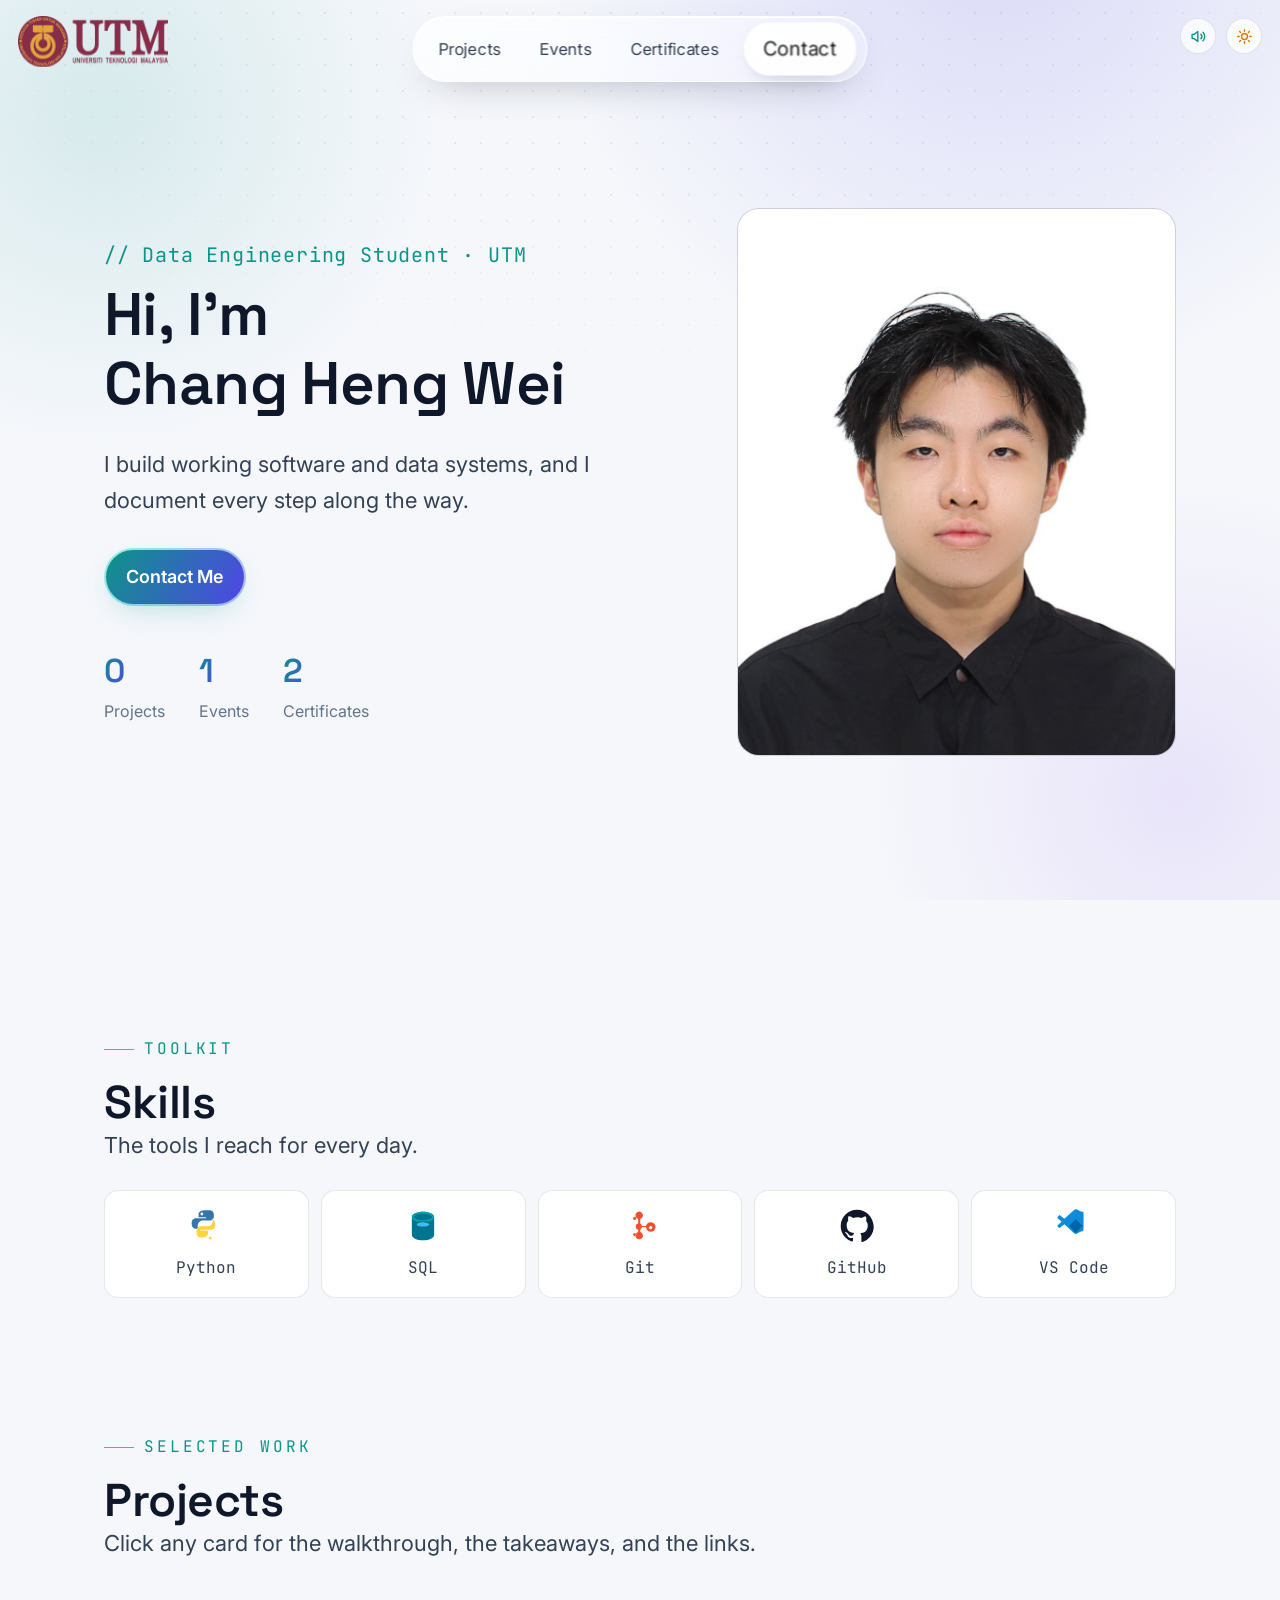
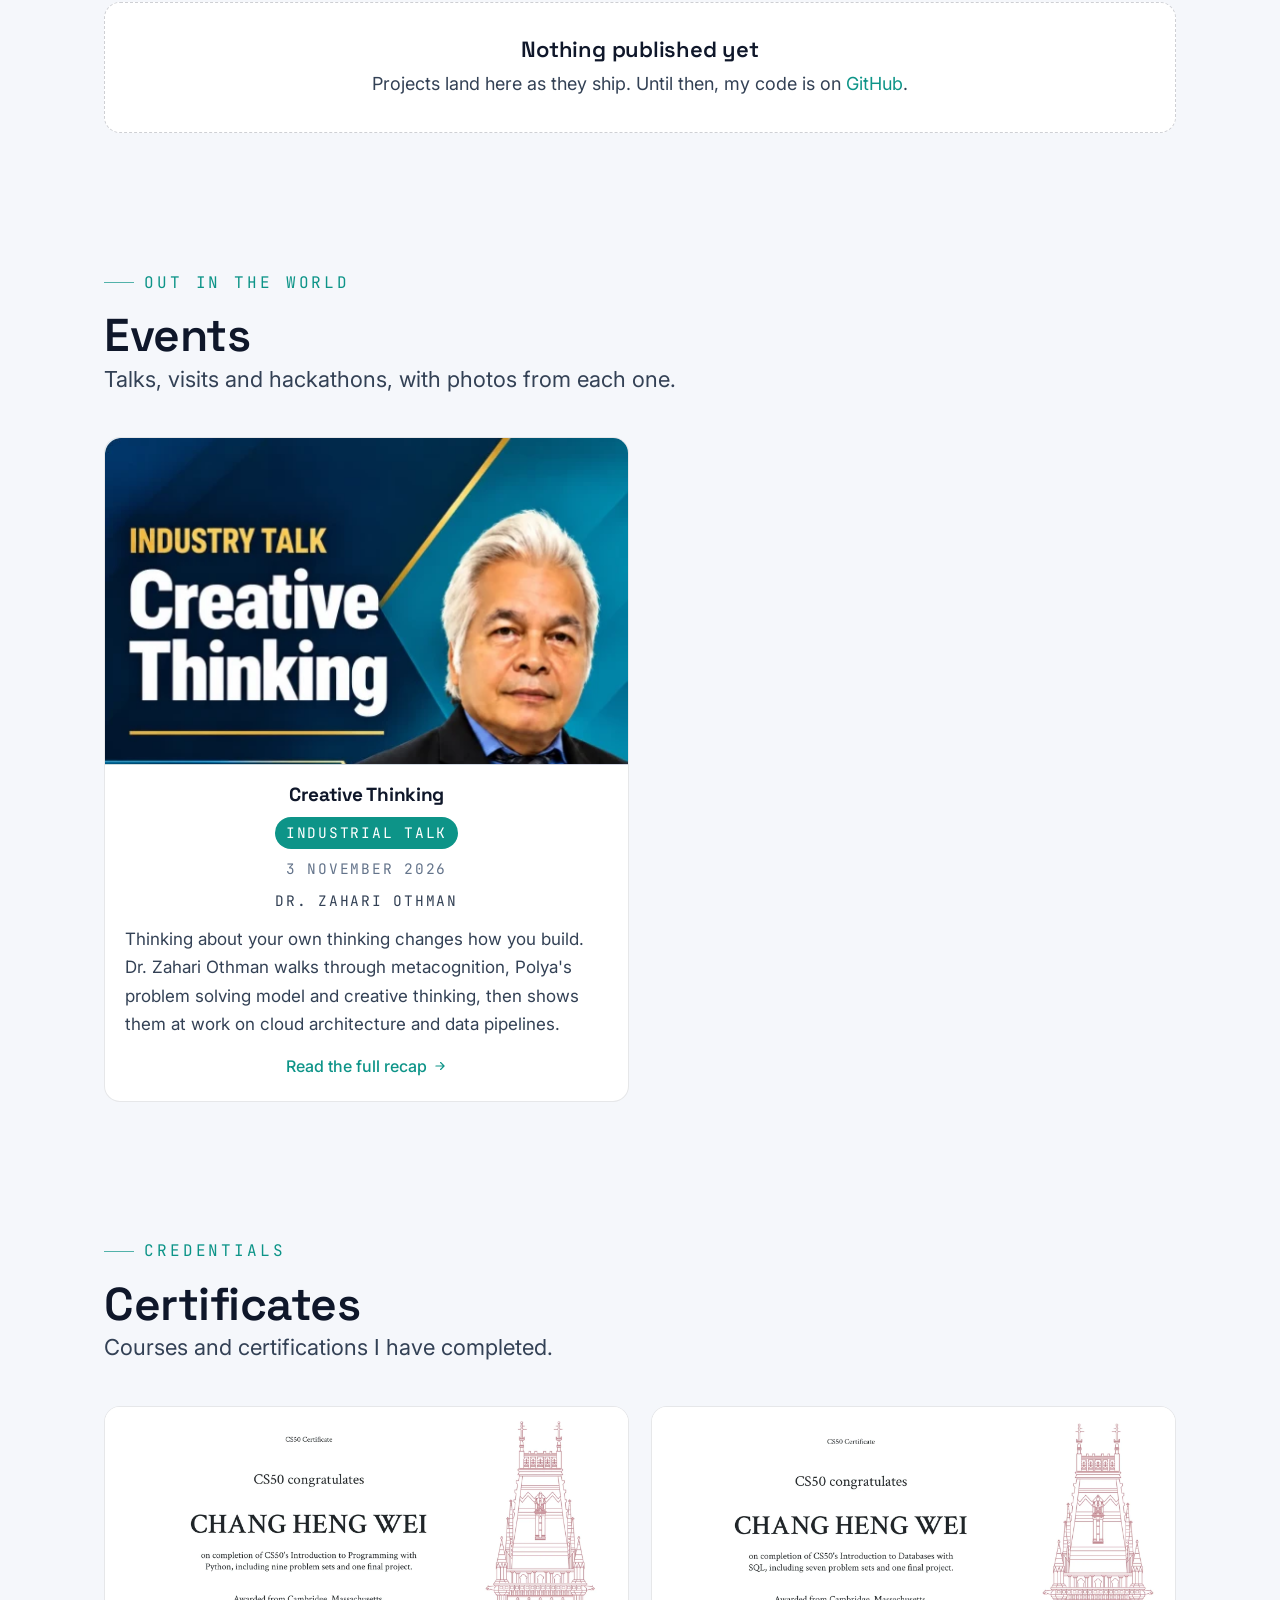
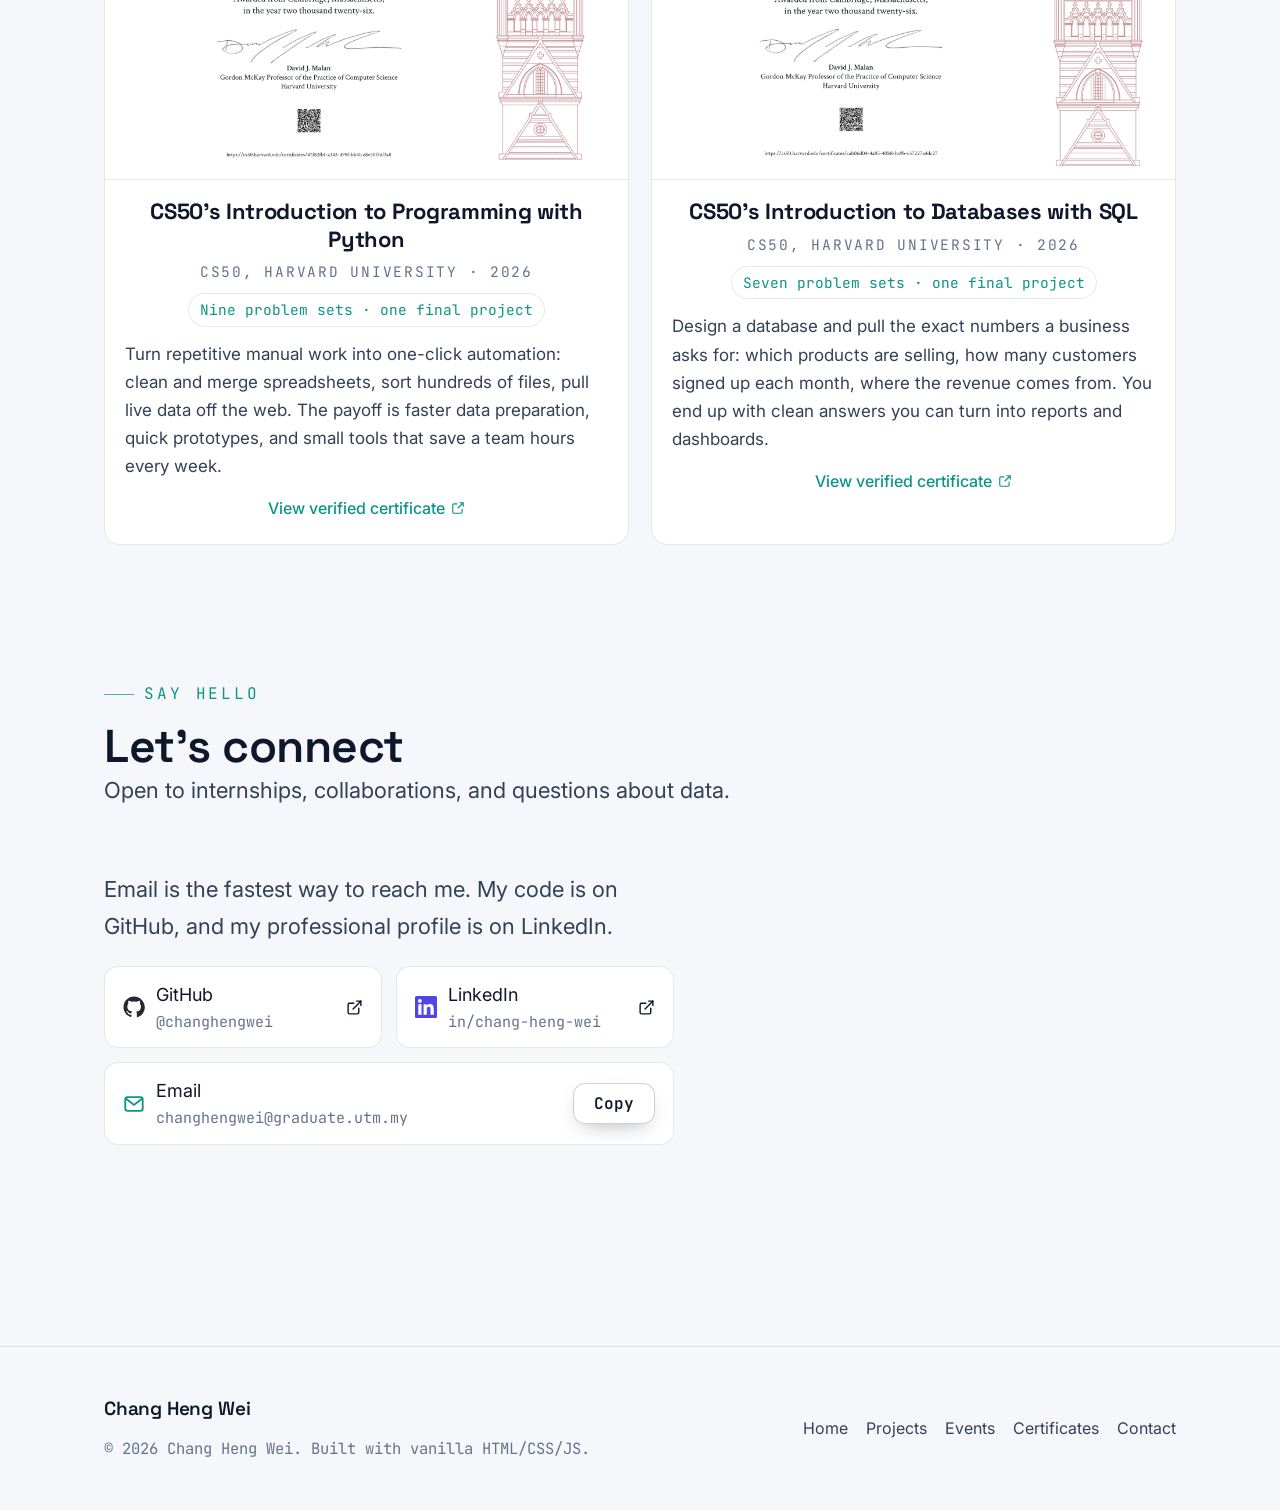
<file: index.html>
<!DOCTYPE html>
<html lang="en" data-theme="light">
<head>
  <meta charset="UTF-8" />
  <meta name="viewport" content="width=device-width, initial-scale=1.0" />
  <title>Chang Heng Wei — E-Portfolio</title>
  <meta name="description" content="Chang Heng Wei — Data Engineering student portfolio: projects, events, certificates and contact." />

  <meta property="og:title" content="Chang Heng Wei — E-Portfolio" />
  <meta property="og:description" content="Projects, events, certificates & contact of a Data Engineering student." />
  <meta property="og:type" content="website" />

  <link rel="preconnect" href="https://fonts.googleapis.com" />
  <link rel="preconnect" href="https://fonts.gstatic.com" crossorigin />
  <link href="https://fonts.googleapis.com/css2?family=Inter:wght@400;500;600;700&family=Space+Grotesk:wght@500;600;700&family=JetBrains+Mono:wght@400;500&display=swap" rel="stylesheet" />
  <link rel="stylesheet" href="assets/css/style.css" />
  <link rel="icon" href="assets/img/favicon.svg" type="image/svg+xml" />

  <!-- Light on the first visit; a saved dark choice still wins. -->
  <script>
    (function () {
      try {
        var t = localStorage.getItem("chw-theme");
        document.documentElement.setAttribute("data-theme", t === "dark" ? "dark" : "light");
      } catch (e) {}
    })();
  </script>
</head>
<body>
  <div class="bg-fx" aria-hidden="true"></div>

  <!-- UTM wordmark. The PNG already has a transparent background. -->
  <img class="utm-logo" src="assets/img/utm-logo.png" alt="Universiti Teknologi Malaysia" width="2560" height="867" />

  <!-- Top-right controls: music and theme -->
  <div class="top-controls">
    <button class="music-toggle" id="music-toggle" type="button" aria-pressed="true" aria-label="Music on. Click to turn off" title="Turn music off">
      <svg class="mt-on" viewBox="0 0 24 24" fill="none" stroke="currentColor" stroke-width="2" stroke-linecap="round" stroke-linejoin="round"><path d="M11 5 6 9H3v6h3l5 4V5z"/><path d="M15.4 8.8a4.6 4.6 0 0 1 0 6.4"/><path d="M18.3 6a8.5 8.5 0 0 1 0 12"/></svg>
      <svg class="mt-off" viewBox="0 0 24 24" fill="none" stroke="currentColor" stroke-width="2" stroke-linecap="round" stroke-linejoin="round"><path d="M11 5 6 9H3v6h3l5 4V5z"/><path d="m16 9 5 6M21 9l-5 6"/></svg>
    </button>

    <button class="theme-switch" id="theme-toggle" type="button" role="switch" aria-checked="false" aria-label="Dark mode off. Click to switch to dark mode" title="Switch to dark mode">
      <svg class="tt-sun" viewBox="0 0 24 24" fill="none" stroke="currentColor" stroke-width="2" stroke-linecap="round"><circle cx="12" cy="12" r="4.2"/><path d="M12 2.5v2M12 19.5v2M2.5 12h2M19.5 12h2M5.1 5.1l1.4 1.4M17.5 17.5l1.4 1.4M18.9 5.1l-1.4 1.4M6.5 17.5l-1.4 1.4"/></svg>
      <svg class="tt-moon" viewBox="0 0 24 24" fill="none" stroke="currentColor" stroke-width="2" stroke-linecap="round" stroke-linejoin="round"><path d="M20.5 14.6A8.5 8.5 0 1 1 9.4 3.5a6.8 6.8 0 0 0 11.1 11.1z"/></svg>
    </button>
  </div>

  <!-- Navbar -->
  <nav class="nav" aria-label="Primary">
    <div class="nav-links">
      <a data-anchor="projects">Projects</a>
      <a data-anchor="events">Events</a>
      <a data-anchor="certificates">Certificates</a>
      <a data-anchor="contact">Contact</a>
    </div>
  </nav>

  <!-- Hero -->
  <header class="hero" id="home">
    <div class="wrap hero-grid">
      <div class="reveal">
        <div class="role">// Data Engineering Student · UTM</div>
        <h1>Hi, I'm<br /><span class="grad-text name">Chang Heng Wei</span></h1>
        <p class="lead">
          I build working software and data systems, and I document every step along the way.
        </p>
        <div class="hero-actions">
          <a class="glow" href="#contact"><span class="btn btn-primary">Contact Me</span></a>
        </div>
        <div class="stats">
          <div class="stat"><div class="n grad-text" id="proj-count">0</div><div class="l">Projects</div></div>
          <div class="stat"><div class="n grad-text" id="event-count">0</div><div class="l">Events</div></div>
          <div class="stat"><div class="n grad-text" id="cert-count">0</div><div class="l">Certificates</div></div>
        </div>
      </div>

      <div class="reveal">
        <div class="portrait">
          <img src="assets/img/profile.jpg" alt="Portrait of Chang Heng Wei" />
        </div>
      </div>
    </div>
  </header>

  <!-- Skills section -->
  <section id="skills">
    <div class="wrap">
      <div class="sec-head reveal">
        <div>
          <span class="eyebrow">Toolkit</span>
          <h2 class="h2">Skills</h2>
          <p class="lead">The tools I reach for every day.</p>
        </div>
      </div>

      <div class="skills-row reveal">
        <!-- Python -->
        <div class="skill">
          <span class="skill-ico">
            <svg viewBox="0 0 32 32" role="img" aria-label="Python">
              <path fill="#3776AB" d="M15.9 1.2c-3.9 0-6.9 1-6.9 3.9v2.7h7v.8H6.6c-2.2 0-4.1 1.3-4.1 4.8 0 3.6 1.9 5.2 4.1 5.2h1.6v-3c0-2.6 2.2-4.8 4.7-4.8h6.8c2.1 0 3.7-1.7 3.7-3.8V5.1c0-2-1.8-3.9-3.7-3.9h-2.2zm-3.8 2.2a1.3 1.3 0 1 1 0 2.6 1.3 1.3 0 0 1 0-2.6z"/>
              <path fill="#FFD43B" d="M24.1 8.5h-1.7v3c0 2.6-2.2 4.8-4.7 4.8h-6.8c-2.1 0-3.7 1.7-3.7 3.8v2.9c0 2 1.8 3.9 3.7 3.9 3.9 0 6.9-1 6.9-3.9v-2.7h-7v-.8h9.9c2.2 0 4.1-1.3 4.1-4.8 0-3.6-1.9-5.2-4.1-5.2h-.6zm-4.2 20.1a1.3 1.3 0 1 1 0-2.6 1.3 1.3 0 0 1 0 2.6z"/>
            </svg>
          </span>
          <span class="skill-name">Python</span>
        </div>

        <!-- SQL -->
        <div class="skill">
          <span class="skill-ico">
            <svg viewBox="0 0 32 32" role="img" aria-label="SQL">
              <path fill="#00758F" d="M16 2.5c-5.8 0-10.5 2.2-10.5 5v17c0 2.8 4.7 5 10.5 5s10.5-2.2 10.5-5v-17c0-2.8-4.7-5-10.5-5z"/>
              <path fill="#00A3AD" d="M16 2.5c-5.8 0-10.5 2.2-10.5 5 0 2.8 4.7 5 10.5 5s10.5-2.2 10.5-5c0-2.8-4.7-5-10.5-5zm0 2c4.9 0 8.5 1.6 8.5 3s-3.6 3-8.5 3-8.5-1.6-8.5-3 3.6-3 8.5-3z"/>
              <ellipse cx="16" cy="14.5" rx="8.5" ry="3" fill="#0B7285"/>
              <ellipse cx="16" cy="14.5" rx="6" ry="2" fill="#38BDF8"/>
            </svg>
          </span>
          <span class="skill-name">SQL</span>
        </div>

        <!-- Git -->
        <div class="skill">
          <span class="skill-ico">
            <svg viewBox="0 0 32 32" role="img" aria-label="Git">
              <path fill="#F05032" d="M26 12.5a4.5 4.5 0 0 0-4.34 3.53h-3.9a3 3 0 0 0-1.5-2.46V9.3a3.5 3.5 0 1 0-2 0v4.27a3 3 0 0 0 0 5.86v2.3a3.5 3.5 0 1 0 2 0v-2.3a3 3 0 0 0 1.5-2.46h3.9A4.5 4.5 0 1 0 26 12.5zM11 7.4a1.5 1.5 0 1 1 0 3 1.5 1.5 0 0 1 0-3zm0 15.2a1.5 1.5 0 1 1 0 3 1.5 1.5 0 0 1 0-3zm15-6.5a1.5 1.5 0 1 1 0 3 1.5 1.5 0 0 1 0-3z"/>
            </svg>
          </span>
          <span class="skill-name">Git</span>
        </div>

        <!-- GitHub -->
        <div class="skill">
          <span class="skill-ico">
            <svg viewBox="0 0 24 24" role="img" aria-label="GitHub">
              <path fill="currentColor" d="M12 .5C5.7.5.5 5.7.5 12c0 5.1 3.3 9.4 7.9 10.9.6.1.8-.3.8-.6v-2c-3.2.7-3.9-1.5-3.9-1.5-.5-1.3-1.3-1.7-1.3-1.7-1.1-.7.1-.7.1-.7 1.2.1 1.8 1.2 1.8 1.2 1 1.8 2.7 1.3 3.4 1 .1-.8.4-1.3.7-1.6-2.6-.3-5.3-1.3-5.3-5.7 0-1.3.5-2.3 1.2-3.1-.1-.3-.5-1.5.1-3.1 0 0 1-.3 3.3 1.2a11.5 11.5 0 0 1 6 0C17.3 5 18.3 5.3 18.3 5.3c.6 1.6.2 2.8.1 3.1.8.8 1.2 1.8 1.2 3.1 0 4.4-2.7 5.4-5.3 5.7.4.4.8 1.1.8 2.2v3.3c0 .3.2.7.8.6 4.6-1.5 7.9-5.8 7.9-10.9C23.5 5.7 18.3.5 12 .5z"/>
            </svg>
          </span>
          <span class="skill-name">GitHub</span>
        </div>

        <!-- VS Code -->
        <div class="skill">
          <span class="skill-ico">
            <svg viewBox="0 0 32 32" role="img" aria-label="Visual Studio Code">
              <path fill="#0F8CD9" d="M23.15 2.587 18.21.302a1.75 1.75 0 0 0-1.84.29l-9.46 8.63-4.13-3.28a.75.75 0 0 0-.98.072L.5 7.7a.75.75 0 0 0 .073.98L4.44 12l-3.867 3.32a.75.75 0 0 0-.073.98l1.296 1.318a.75.75 0 0 0 .98.072l4.13-3.28 9.46 8.63a1.75 1.75 0 0 0 1.84.29l4.942-2.287A1.75 1.75 0 0 0 25 20.05V3.95a1.75 1.75 0 0 0-.55-1.363z"/>
              <path fill="#0065A9" d="M17.66 9.36 11.4 16l6.26 6.64L24 16z"/>
            </svg>
          </span>
          <span class="skill-name">VS Code</span>
        </div>
      </div>
    </div>
  </section>

  <!-- Projects section -->
  <section id="projects">
    <div class="wrap">
      <div class="sec-head reveal">
        <div>
          <span class="eyebrow">Selected Work</span>
          <h2 class="h2">Projects</h2>
          <p class="lead">Click any card for the walkthrough, the takeaways, and the links.</p>
        </div>
      </div>
      <div class="grid grid-3" id="projects-grid"><!-- rendered by app.js --></div>
    </div>
  </section>

  <!-- Events section -->
  <section id="events">
    <div class="wrap">
      <div class="sec-head reveal">
        <div>
          <span class="eyebrow">Out in the world</span>
          <h2 class="h2">Events</h2>
          <p class="lead">Talks, visits and hackathons, with photos from each one.</p>
        </div>
      </div>
      <div class="grid grid-2" id="events-grid"><!-- rendered by app.js --></div>
    </div>
  </section>

  <!-- Certificates section -->
  <section id="certificates">
    <div class="wrap">
      <div class="sec-head reveal">
        <div>
          <span class="eyebrow">Credentials</span>
          <h2 class="h2">Certificates</h2>
          <p class="lead">Courses and certifications I have completed.</p>
        </div>
      </div>
      <div class="grid grid-2" id="certs-grid"><!-- rendered by app.js --></div>
    </div>
  </section>

  <!-- Contact section -->
  <section id="contact">
    <div class="wrap">
      <div class="sec-head reveal">
        <div>
          <span class="eyebrow">Say hello</span>
          <h2 class="h2">Let's connect</h2>
          <p class="lead">Open to internships, collaborations, and questions about data.</p>
        </div>
      </div>
      <div class="contact-grid">
        <div class="reveal">
          <p class="lead">
            Email is the fastest way to reach me. My code is on GitHub, and my professional
            profile is on LinkedIn.
          </p>
          <div class="socials">
            <!-- GitHub -->
            <a class="social social-github" href="https://github.com/changhengwei" target="_blank" rel="noopener">
              <span style="color:var(--gh-ink)"><svg viewBox="0 0 24 24" fill="currentColor" width="22" height="22"><path d="M12 .5C5.7.5.5 5.7.5 12c0 5.1 3.3 9.4 7.9 10.9.6.1.8-.3.8-.6v-2c-3.2.7-3.9-1.5-3.9-1.5-.5-1.3-1.3-1.7-1.3-1.7-1.1-.7.1-.7.1-.7 1.2.1 1.8 1.2 1.8 1.2 1 1.8 2.7 1.3 3.4 1 .1-.8.4-1.3.7-1.6-2.6-.3-5.3-1.3-5.3-5.7 0-1.3.5-2.3 1.2-3.1-.1-.3-.5-1.5.1-3.1 0 0 1-.3 3.3 1.2a11.5 11.5 0 0 1 6 0C17.3 5 18.3 5.3 18.3 5.3c.6 1.6.2 2.8.1 3.1.8.8 1.2 1.8 1.2 3.1 0 4.4-2.7 5.4-5.3 5.7.4.4.8 1.1.8 2.2v3.3c0 .3.2.7.8.6 4.6-1.5 7.9-5.8 7.9-10.9C23.5 5.7 18.3.5 12 .5z"/></svg></span>
              <span>GitHub<span class="s-sub">@changhengwei</span></span>
              <span class="social-arrow" aria-hidden="true"><svg viewBox="0 0 24 24" fill="none" stroke="currentColor" stroke-width="2" stroke-linecap="round" stroke-linejoin="round" width="17" height="17"><path d="M18 13v6a2 2 0 0 1-2 2H5a2 2 0 0 1-2-2V8a2 2 0 0 1 2-2h6"/><path d="M15 3h6v6"/><path d="m10 14 11-11"/></svg></span>
            </a>

            <!-- LinkedIn -->
            <a class="social social-linkedin" href="https://www.linkedin.com/in/chang-heng-wei-181b88375/" target="_blank" rel="noopener">
              <span style="color:var(--accent-2)"><svg viewBox="0 0 24 24" fill="currentColor" width="22" height="22"><path d="M20.45 20.45h-3.55v-5.57c0-1.33-.02-3.04-1.85-3.04-1.85 0-2.14 1.45-2.14 2.94v5.67H9.36V9h3.41v1.56h.05c.47-.9 1.64-1.85 3.37-1.85 3.6 0 4.27 2.37 4.27 5.46v6.28zM5.34 7.43a2.06 2.06 0 1 1 0-4.12 2.06 2.06 0 0 1 0 4.12zM7.12 20.45H3.55V9h3.57v11.45zM22.22 0H1.77C.8 0 0 .78 0 1.74v20.5C0 23.2.8 24 1.77 24h20.45c.98 0 1.78-.8 1.78-1.76V1.74C24 .78 23.2 0 22.22 0z"/></svg></span>
              <span>LinkedIn<span class="s-sub">in/chang-heng-wei</span></span>
              <span class="social-arrow" aria-hidden="true"><svg viewBox="0 0 24 24" fill="none" stroke="currentColor" stroke-width="2" stroke-linecap="round" stroke-linejoin="round" width="17" height="17"><path d="M18 13v6a2 2 0 0 1-2 2H5a2 2 0 0 1-2-2V8a2 2 0 0 1 2-2h6"/><path d="M15 3h6v6"/><path d="m10 14 11-11"/></svg></span>
            </a>

            <!-- Email box. No link here; the Copy button copies the address. -->
            <div class="social social-email">
              <span style="color:var(--accent)"><svg viewBox="0 0 24 24" fill="none" stroke="currentColor" stroke-width="2" width="22" height="22"><rect x="2.5" y="4.5" width="19" height="15" rx="2.5"/><path d="m3 6 9 7 9-7"/></svg></span>
              <span class="s-text">Email<span class="s-sub">changhengwei@<wbr>graduate.utm.my</span></span>
              <button class="copy-btn" type="button" data-copy="changhengwei@graduate.utm.my" aria-label="Copy email address changhengwei@graduate.utm.my">Copy</button>
              <span class="sr-only" role="status" aria-live="polite" id="copy-status"></span>
            </div>
          </div>
        </div>
        <div class="reveal">
          <div class="mailbox-stage">
            <canvas id="mailbox-canvas" class="mailbox-canvas" role="img" aria-label="Animated mailbox illustration"></canvas>
          </div>
        </div>
      </div>
    </div>
  </section>

  <!-- Footer -->
  <footer>
    <div class="wrap foot">
      <div>
        <div class="brand" style="margin-bottom:8px">Chang Heng Wei</div>
        <small>© <span id="year">2026</span> Chang Heng Wei. Built with vanilla HTML/CSS/JS.</small>
      </div>
      <div style="display:flex;gap:18px;flex-wrap:wrap">
        <a href="index.html">Home</a>
        <a href="index.html#projects">Projects</a>
        <a href="index.html#events">Events</a>
        <a href="index.html#certificates">Certificates</a>
        <a href="index.html#contact">Contact</a>
      </div>
    </div>
  </footer>

  <!-- Background music. Loops quietly; the button above turns it on and off. -->
  <audio id="bg-music" src="assets/audio/background-music.mp3" loop preload="auto"></audio>

  <!-- Scripts -->
  <script src="assets/js/data/projects.js"></script>
  <script src="assets/js/data/events.js"></script>
  <script src="assets/js/data/certificates.js"></script>
  <script src="assets/js/app.js"></script>

  <!-- No smooth-scroll library loaded. -->
  <script src="https://cdnjs.cloudflare.com/ajax/libs/gsap/3.12.5/gsap.min.js"></script>
  <script>
    (function () {
      if (window.gsap && window.ScrollTrigger) {
        try {
          gsap.registerPlugin(ScrollTrigger);
          gsap.to(".portrait", { yPercent: -8, ease: "none",
            scrollTrigger: { trigger: ".hero", start: "top top", end: "bottom top", scrub: true } });
        } catch (e) {}
      }
    })();
  </script>

  <!-- fun-isometric animated mailbox (Contact section) -->
  <script type="module" src="assets/js/fun/fun-bundle.js"></script>
</body>
</html>
</file>
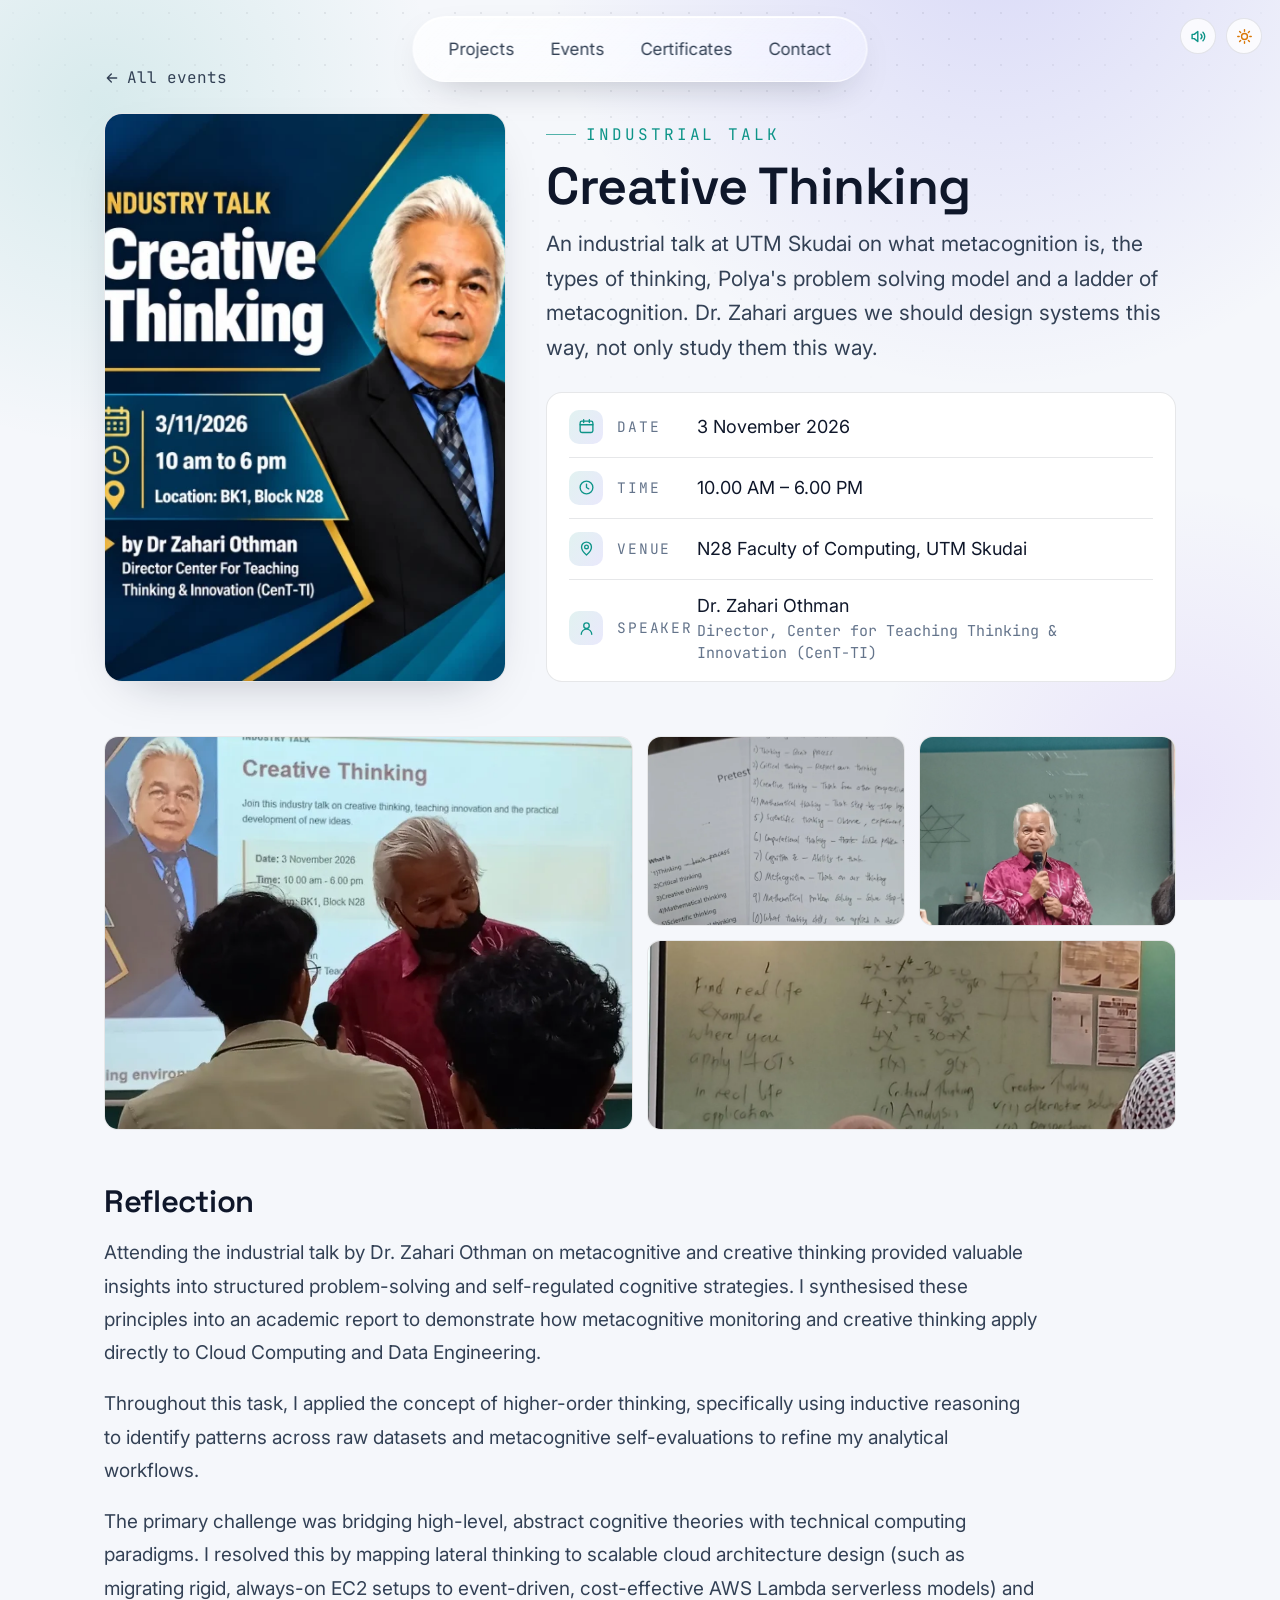
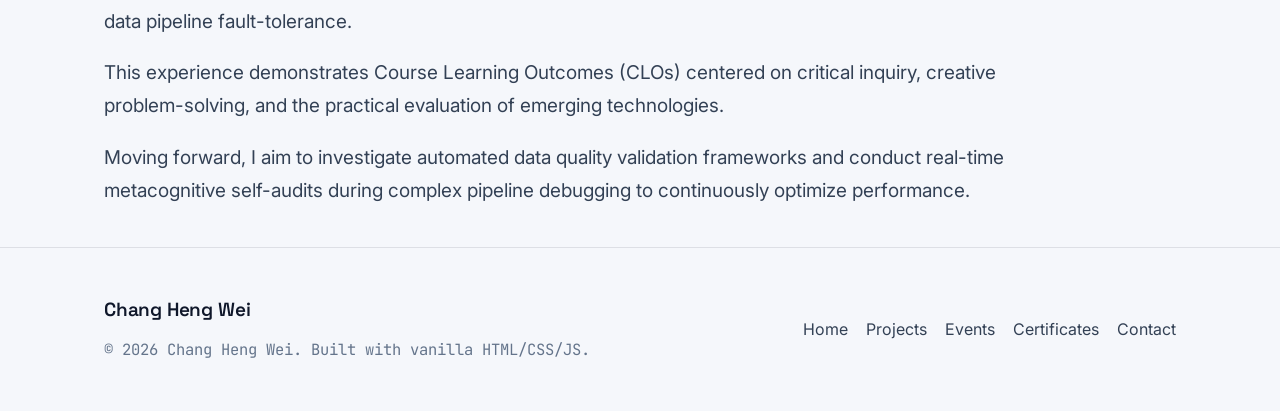
<file: event.html>
<!DOCTYPE html>
<html lang="en" data-theme="light">
<head>
  <meta charset="UTF-8" />
  <meta name="viewport" content="width=device-width, initial-scale=1.0" />
  <title>Event · Chang Heng Wei</title>
  <link rel="preconnect" href="https://fonts.googleapis.com" />
  <link rel="preconnect" href="https://fonts.gstatic.com" crossorigin />
  <link href="https://fonts.googleapis.com/css2?family=Inter:wght@400;500;600;700&family=Space+Grotesk:wght@500;600;700&family=JetBrains+Mono:wght@400;500&display=swap" rel="stylesheet" />
  <link rel="stylesheet" href="assets/css/style.css" />
  <link rel="icon" href="assets/img/favicon.svg" type="image/svg+xml" />
  <!-- Light on the first visit; a saved dark choice still wins. -->
  <script>
    (function () {
      try {
        var t = localStorage.getItem("chw-theme");
        document.documentElement.setAttribute("data-theme", t === "dark" ? "dark" : "light");
      } catch (e) {}
    })();
  </script>
</head>
<body>
  <div class="bg-fx" aria-hidden="true"></div>

  <!-- Top-right controls: music and theme -->
  <div class="top-controls">
    <button class="music-toggle" id="music-toggle" type="button" aria-pressed="true" aria-label="Music on. Click to turn off" title="Turn music off">
      <svg class="mt-on" viewBox="0 0 24 24" fill="none" stroke="currentColor" stroke-width="2" stroke-linecap="round" stroke-linejoin="round"><path d="M11 5 6 9H3v6h3l5 4V5z"/><path d="M15.4 8.8a4.6 4.6 0 0 1 0 6.4"/><path d="M18.3 6a8.5 8.5 0 0 1 0 12"/></svg>
      <svg class="mt-off" viewBox="0 0 24 24" fill="none" stroke="currentColor" stroke-width="2" stroke-linecap="round" stroke-linejoin="round"><path d="M11 5 6 9H3v6h3l5 4V5z"/><path d="m16 9 5 6M21 9l-5 6"/></svg>
    </button>

    <button class="theme-switch" id="theme-toggle" type="button" role="switch" aria-checked="false" aria-label="Dark mode off. Click to switch to dark mode" title="Switch to dark mode">
      <svg class="tt-sun" viewBox="0 0 24 24" fill="none" stroke="currentColor" stroke-width="2" stroke-linecap="round"><circle cx="12" cy="12" r="4.2"/><path d="M12 2.5v2M12 19.5v2M2.5 12h2M19.5 12h2M5.1 5.1l1.4 1.4M17.5 17.5l1.4 1.4M18.9 5.1l-1.4 1.4M6.5 17.5l-1.4 1.4"/></svg>
      <svg class="tt-moon" viewBox="0 0 24 24" fill="none" stroke="currentColor" stroke-width="2" stroke-linecap="round" stroke-linejoin="round"><path d="M20.5 14.6A8.5 8.5 0 1 1 9.4 3.5a6.8 6.8 0 0 0 11.1 11.1z"/></svg>
    </button>
  </div>

  <nav class="nav" aria-label="Primary">
    <div class="nav-links">
      <a data-anchor="projects">Projects</a>
      <a data-anchor="events">Events</a>
      <a data-anchor="certificates">Certificates</a>
      <a data-anchor="contact">Contact</a>
    </div>
  </nav>

  <main class="wrap detail-hero" id="event-detail"><!-- rendered by app.js --></main>

  <footer>
    <div class="wrap foot">
      <div>
        <div class="brand" style="margin-bottom:8px">Chang Heng Wei</div>
        <small>© <span id="year">2026</span> Chang Heng Wei. Built with vanilla HTML/CSS/JS.</small>
      </div>
      <div style="display:flex;gap:18px;flex-wrap:wrap">
        <a href="index.html">Home</a>
        <a href="index.html#projects">Projects</a>
        <a href="index.html#events">Events</a>
        <a href="index.html#certificates">Certificates</a>
        <a href="index.html#contact">Contact</a>
      </div>
    </div>
  </footer>

  <!-- Background music. Loops quietly; the button above turns it on and off. -->
  <audio id="bg-music" src="assets/audio/background-music.mp3" loop preload="auto"></audio>

  <script src="assets/js/data/projects.js"></script>
  <script src="assets/js/data/events.js"></script>
  <script src="assets/js/data/certificates.js"></script>
  <script src="assets/js/app.js"></script>
  <!-- No smooth-scroll library loaded. -->
</body>
</html>
</file>
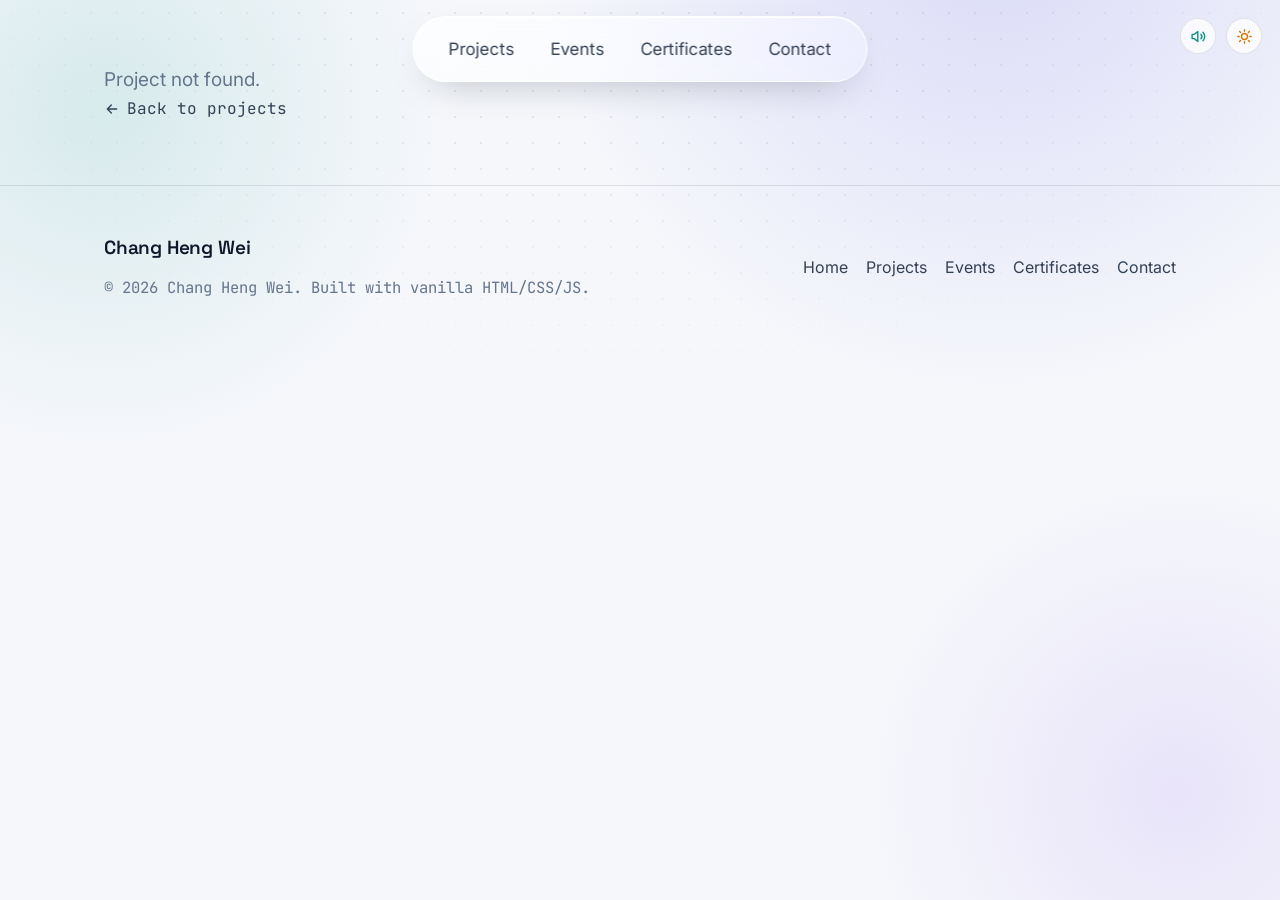
<file: project.html>
<!DOCTYPE html>
<html lang="en" data-theme="light">
<head>
  <meta charset="UTF-8" />
  <meta name="viewport" content="width=device-width, initial-scale=1.0" />
  <title>Project · Chang Heng Wei</title>
  <link rel="preconnect" href="https://fonts.googleapis.com" />
  <link rel="preconnect" href="https://fonts.gstatic.com" crossorigin />
  <link href="https://fonts.googleapis.com/css2?family=Inter:wght@400;500;600;700&family=Space+Grotesk:wght@500;600;700&family=JetBrains+Mono:wght@400;500&display=swap" rel="stylesheet" />
  <link rel="stylesheet" href="assets/css/style.css" />
  <link rel="icon" href="assets/img/favicon.svg" type="image/svg+xml" />
  <!-- Light on the first visit; a saved dark choice still wins. -->
  <script>
    (function () {
      try {
        var t = localStorage.getItem("chw-theme");
        document.documentElement.setAttribute("data-theme", t === "dark" ? "dark" : "light");
      } catch (e) {}
    })();
  </script>
</head>
<body>
  <div class="bg-fx" aria-hidden="true"></div>

  <!-- Top-right controls: music and theme -->
  <div class="top-controls">
    <button class="music-toggle" id="music-toggle" type="button" aria-pressed="true" aria-label="Music on. Click to turn off" title="Turn music off">
      <svg class="mt-on" viewBox="0 0 24 24" fill="none" stroke="currentColor" stroke-width="2" stroke-linecap="round" stroke-linejoin="round"><path d="M11 5 6 9H3v6h3l5 4V5z"/><path d="M15.4 8.8a4.6 4.6 0 0 1 0 6.4"/><path d="M18.3 6a8.5 8.5 0 0 1 0 12"/></svg>
      <svg class="mt-off" viewBox="0 0 24 24" fill="none" stroke="currentColor" stroke-width="2" stroke-linecap="round" stroke-linejoin="round"><path d="M11 5 6 9H3v6h3l5 4V5z"/><path d="m16 9 5 6M21 9l-5 6"/></svg>
    </button>

    <button class="theme-switch" id="theme-toggle" type="button" role="switch" aria-checked="false" aria-label="Dark mode off. Click to switch to dark mode" title="Switch to dark mode">
      <svg class="tt-sun" viewBox="0 0 24 24" fill="none" stroke="currentColor" stroke-width="2" stroke-linecap="round"><circle cx="12" cy="12" r="4.2"/><path d="M12 2.5v2M12 19.5v2M2.5 12h2M19.5 12h2M5.1 5.1l1.4 1.4M17.5 17.5l1.4 1.4M18.9 5.1l-1.4 1.4M6.5 17.5l-1.4 1.4"/></svg>
      <svg class="tt-moon" viewBox="0 0 24 24" fill="none" stroke="currentColor" stroke-width="2" stroke-linecap="round" stroke-linejoin="round"><path d="M20.5 14.6A8.5 8.5 0 1 1 9.4 3.5a6.8 6.8 0 0 0 11.1 11.1z"/></svg>
    </button>
  </div>

  <nav class="nav" aria-label="Primary">
    <div class="nav-links">
      <a data-anchor="projects">Projects</a>
      <a data-anchor="events">Events</a>
      <a data-anchor="certificates">Certificates</a>
      <a data-anchor="contact">Contact</a>
    </div>
  </nav>

  <main class="wrap detail-hero" id="project-detail"><!-- rendered by app.js --></main>

  <footer>
    <div class="wrap foot">
      <div>
        <div class="brand" style="margin-bottom:8px">Chang Heng Wei</div>
        <small>© <span id="year">2026</span> Chang Heng Wei. Built with vanilla HTML/CSS/JS.</small>
      </div>
      <div style="display:flex;gap:18px;flex-wrap:wrap">
        <a href="index.html">Home</a>
        <a href="index.html#projects">Projects</a>
        <a href="index.html#events">Events</a>
        <a href="index.html#certificates">Certificates</a>
        <a href="index.html#contact">Contact</a>
      </div>
    </div>
  </footer>

  <!-- Background music. Loops quietly; the button above turns it on and off. -->
  <audio id="bg-music" src="assets/audio/background-music.mp3" loop preload="auto"></audio>

  <script src="assets/js/data/projects.js"></script>
  <script src="assets/js/data/events.js"></script>
  <script src="assets/js/data/certificates.js"></script>
  <script src="assets/js/app.js"></script>
  <!-- No smooth-scroll library loaded. -->
</body>
</html>
</file>
<file: assets/css/style.css>
/* style.css
   Colours, type and component styles for the whole site. No build step.
   Light is the default; [data-theme="dark"] switches to dark.
   Colours live in variables so a change applies to both themes. */

/* Dark theme (opt-in) */
:root,
:root[data-theme="dark"] {
  --bg: #0b0f1a;
  --bg-2: #0e1422;
  --surface: rgba(255, 255, 255, 0.035);
  --surface-2: rgba(255, 255, 255, 0.06);
  --border: rgba(255, 255, 255, 0.09);
  --border-strong: rgba(255, 255, 255, 0.16);

  --text: #e7edf5;
  --text-soft: #b6c2d2;
  --text-mute: #7e8aa0;

  --accent: #5eead4;
  --accent-2: #818cf8;
  --accent-3: #c084fc;
  --on-accent: #06121a;

  --grad: linear-gradient(120deg, #5eead4 0%, #818cf8 55%, #c084fc 100%);
  --grad-soft: linear-gradient(120deg, rgba(94, 234, 212, .18), rgba(129, 140, 248, .18));
  --grad-text: linear-gradient(120deg, #5eead4 0%, #818cf8 55%, #c084fc 100%);
  --on-grad: #06121a;

  --nav-bg: rgba(13, 18, 30, 0.62);
  --nav-glass: linear-gradient(135deg, rgba(255, 255, 255, 0.16), rgba(255, 255, 255, 0.05));
  --nav-glass-border: rgba(255, 255, 255, 0.18);
  --nav-glass-shadow: 0 16px 44px -20px rgba(0, 0, 0, 0.85), inset 0 1px 0 rgba(255, 255, 255, 0.16);
  --nav-active: rgba(255, 255, 255, 0.92);
  --nav-hover: rgba(255, 255, 255, 0.12);
  --dots: rgba(255, 255, 255, 0.05);
  --scrim: rgba(11, 15, 26, 0.65);
  --spot: rgba(129, 140, 248, 0.16);
  --glow-1: rgba(129, 140, 248, 0.16);
  --glow-2: rgba(94, 234, 212, 0.12);
  --glow-3: rgba(192, 132, 252, 0.10);
  --btn-glow: rgba(94, 234, 212, 0.5);
  --ring-glow: rgba(94, 234, 212, 0.12);
  --gh-ink: #ffffff;
  --sun: #fbbf24;
  --moon: #a5b4fc;
  --shadow: 0 20px 60px -25px rgba(0, 0, 0, 0.7);
}

/* Light theme (default) */
:root[data-theme="light"] {
  --bg: #f5f7fb;
  --bg-2: #ffffff;
  --surface: #ffffff;
  --surface-2: rgba(15, 23, 42, 0.05);
  --border: rgba(15, 23, 42, 0.10);
  --border-strong: rgba(15, 23, 42, 0.20);

  --text: #0f172a;
  --text-soft: #334155;
  --text-mute: #64748b;

  --accent: #0d9488;
  --accent-2: #4f46e5;
  --accent-3: #7c3aed;
  --on-accent: #ffffff;

  --grad: linear-gradient(120deg, #0d9488 0%, #4f46e5 55%, #7c3aed 100%);
  --grad-soft: linear-gradient(120deg, rgba(13, 148, 136, 0.12), rgba(79, 70, 229, 0.12));
  --grad-text: linear-gradient(120deg, #0d9488 0%, #4f46e5 55%, #9333ea 100%);
  --on-grad: #ffffff;

  --nav-bg: rgba(255, 255, 255, 0.78);
  --nav-glass: linear-gradient(135deg, rgba(255, 255, 255, 0.74), rgba(255, 255, 255, 0.34));
  --nav-glass-border: rgba(255, 255, 255, 0.72);
  --nav-glass-shadow: 0 14px 40px -20px rgba(15, 23, 42, 0.38), inset 0 1px 0 rgba(255, 255, 255, 0.95);
  --nav-active: rgba(255, 255, 255, 0.88);
  --nav-hover: rgba(255, 255, 255, 0.45);
  --dots: rgba(15, 23, 42, 0.07);
  --scrim: rgba(15, 23, 42, 0.42);
  --spot: rgba(79, 70, 229, 0.10);
  --glow-1: rgba(79, 70, 229, 0.16);
  --glow-2: rgba(13, 148, 136, 0.13);
  --glow-3: rgba(124, 58, 237, 0.10);
  --btn-glow: rgba(13, 148, 136, 0.32);
  --ring-glow: rgba(13, 148, 136, 0.16);
  --gh-ink: #24292f;
  --sun: #d97706;
  --moon: #6366f1;
  --shadow: 0 18px 50px -28px rgba(15, 23, 42, 0.35);
}

/* Type and shape */
:root {
  --font-display: "Space Grotesk", "Inter", system-ui, sans-serif;
  --font-body: "Inter", system-ui, -apple-system, sans-serif;
  --font-mono: "JetBrains Mono", ui-monospace, "SFMono-Regular", Menlo, monospace;
  --maxw: 1120px;
  --radius: 16px;
  --radius-sm: 10px;
  /* Ink for the white active nav chip. Fixed in both themes. */
  --nav-active-ink: #18181b;
  /* One gap between sections, matching the skills-to-projects spacing. */
  --gap-section: clamp(68px, 10vw, 128px);

  /* Motion tokens
     Durations and easings are variables so the hover and reveal effects
     across the site use the same speeds. */
  --duration-stagger: 40ms;
  --duration-micro: 80ms;
  --duration-quick: 150ms;
  --duration-fast: 250ms;
  --duration-medium: 350ms;
  --duration-slow: 400ms;
  --duration-very-slow: 500ms;

  --ease-smooth-out: cubic-bezier(0.22, 1, 0.36, 1);
  --ease-in-out: ease-in-out;
  --ease-out: ease-out;
  --ease-linear: linear;
  --ease-bounce: cubic-bezier(0.34, 1.36, 0.64, 1);
  --ease-bounce-strong: cubic-bezier(0.34, 3.85, 0.64, 1);

  --distance-micro: 4px;
  --distance-small: 6px;
  --distance-base: 8px;
  --distance-medium: 12px;
  --distance-large: 30px;

  --scale-large: 0.96;
  --scale-medium: 0.97;
  --scale-small: 0.98;
  --scale-tiny: 0.99;

  --blur-small: 2px;
  --blur-medium: 3px;
  --blur-large: 8px;

}

/* Reset */
*, *::before, *::after { box-sizing: border-box; }
* { margin: 0; }
html { scroll-behavior: smooth; scroll-padding-top: 90px; -webkit-text-size-adjust: 100%; }
body {
  font-family: var(--font-body);
  background: var(--bg);
  color: var(--text);
  line-height: 1.65;
  font-size: 19px;
  -webkit-font-smoothing: antialiased;
  text-rendering: optimizeLegibility;
  overflow-x: hidden;
  transition: background-color var(--duration-slow) var(--ease-smooth-out), color var(--duration-slow) var(--ease-smooth-out);
}
img, svg, video { display: block; max-width: 100%; }
a { color: inherit; text-decoration: none; }
button { font-family: inherit; cursor: pointer; }
ul { list-style: none; padding: 0; }
::selection { background: var(--accent); color: var(--on-accent); }

/* Background decoration */
.bg-fx {
  position: fixed; inset: 0; z-index: -2; pointer-events: none;
  background:
    radial-gradient(60vw 60vw at 78% -8%, var(--glow-1), transparent 60%),
    radial-gradient(48vw 48vw at 8% 12%, var(--glow-2), transparent 55%),
    radial-gradient(40vw 40vw at 92% 88%, var(--glow-3), transparent 60%),
    var(--bg);
  transition: background var(--duration-slow) var(--ease-smooth-out);
}
.bg-fx::after {
  content: ""; position: absolute; inset: 0;
  background-image: radial-gradient(var(--dots) 1px, transparent 1px);
  background-size: 26px 26px;
  -webkit-mask-image: radial-gradient(ellipse 80% 60% at 50% 0%, #000 30%, transparent 75%);
          mask-image: radial-gradient(ellipse 80% 60% at 50% 0%, #000 30%, transparent 75%);
}

/* Layout helpers */
.wrap { width: 100%; max-width: var(--maxw); margin: 0 auto; padding: 0 24px; }
/* Sections only get bottom padding, so two neighbouring sections never
   add the gap twice. The first section after the hero needs its own top
   gap; that one is set on #skills below. */
section { padding: 0 0 var(--gap-section); position: relative; }
.eyebrow {
  font-family: var(--font-mono); font-size: 16px; letter-spacing: .18em;
  text-transform: uppercase; color: var(--accent);
  display: inline-flex; align-items: center; gap: 10px; margin-bottom: 14px;
}
.eyebrow::before { content: ""; width: 30px; height: 1px; background: var(--accent); opacity: .7; }
h1, h2, h3 { font-family: var(--font-display); line-height: 1.1; font-weight: 600; letter-spacing: -.01em; }
.h2 { font-size: clamp(28px, 4.4vw, 46px); }
.lead { color: var(--text-soft); font-size: calc(clamp(17px, 1.8vw, 20px) + 2px); max-width: 60ch; }
.muted { color: var(--text-mute); }
.grad-text {
  background: var(--grad-text); -webkit-background-clip: text; background-clip: text;
  color: transparent;
}

/* Navbar (links only) */
.nav {
  position: fixed; top: 16px; left: 50%; transform: translateX(-50%);
  max-width: calc(100% - 32px); z-index: 50;
  display: flex; align-items: center; justify-content: center;
  gap: 4px; padding: 9px 18px;
  background: var(--nav-glass); border: 1px solid var(--nav-glass-border);
  border-radius: 999px;
  -webkit-backdrop-filter: blur(16px) saturate(170%);
  backdrop-filter: blur(16px) saturate(170%);
  box-shadow: var(--nav-glass-shadow);
  transition: transform var(--duration-slow) var(--ease-smooth-out),
              opacity var(--duration-slow) var(--ease-smooth-out),
              background-color var(--duration-slow) var(--ease-smooth-out);
}
.nav.hide { transform: translateX(-50%) translateY(-130%); opacity: 0; }
.brand { font-family: var(--font-display); font-weight: 600; letter-spacing: -.01em; font-size: 19px; white-space: nowrap; }
.nav-links { display: flex; gap: 2px; align-items: center; }
.nav-links a {
  font-size: 17px; color: var(--text-soft); padding: 8px 16px; border-radius: 999px;
  border: 1px solid transparent; transform-origin: 50% 50%;
  transition: color var(--duration-fast) var(--ease-smooth-out),
              background-color var(--duration-fast) var(--ease-smooth-out),
              border-color var(--duration-fast) var(--ease-smooth-out);
  white-space: nowrap;
}
/* Hover only frosts the chip. No accent border and no lift: the
   transform is driven by the jelly springs in app.js. */
.nav-links a:hover {
  color: var(--text); background: var(--nav-hover);
  border-color: transparent;
}
/* The section being viewed becomes a white frosted chip. */
.nav-links a.active {
  color: var(--nav-active-ink); background: var(--nav-active);
  border-color: transparent;
  -webkit-backdrop-filter: blur(10px) saturate(160%);
  backdrop-filter: blur(10px) saturate(160%);
  box-shadow: 0 6px 18px -10px rgba(15, 23, 42, 0.35), inset 0 1px 0 rgba(255, 255, 255, 0.9);
}
:root[data-theme="dark"] .nav-links a.active {
  box-shadow: 0 8px 22px -10px rgba(0, 0, 0, 0.7), inset 0 1px 0 rgba(255, 255, 255, 0.5);
}

/* Two circle buttons in the top right: music and theme. */
.top-controls {
  position: fixed; top: 18px; right: 18px; z-index: 60;
  display: flex; align-items: center; gap: 10px;
}
.music-toggle,
.theme-switch {
  width: 36px; height: 36px; padding: 0; flex: 0 0 auto;
  display: inline-flex; align-items: center; justify-content: center;
  border-radius: 50%; background: var(--nav-bg); border: 1px solid var(--border);
  -webkit-backdrop-filter: blur(12px); backdrop-filter: blur(12px);
  box-shadow: var(--shadow); cursor: pointer;
  transition: background-color var(--duration-slow) var(--ease-smooth-out),
              border-color var(--duration-fast) var(--ease-smooth-out),
              transform var(--duration-fast) var(--ease-smooth-out),
              color var(--duration-fast) var(--ease-smooth-out);
}
/* Hover: pop up with an accent-coloured side. */
.music-toggle:hover,
.theme-switch:hover { transform: translateY(-2px); border-color: var(--accent); }
.music-toggle:focus-visible,
.theme-switch:focus-visible { outline: 2px solid var(--accent); outline-offset: 3px; }
.music-toggle svg,
.theme-switch svg { width: 17px; height: 17px; }

/* Music: speaker with waves when on, crossed-out speaker when off. */
.music-toggle { color: var(--accent); }
.music-toggle .mt-off { display: none; }
.music-toggle[aria-pressed="false"] .mt-on { display: none; }
.music-toggle[aria-pressed="false"] .mt-off { display: block; }
.music-toggle[aria-pressed="false"] { color: var(--text-mute); }

/* Theme: one icon at a time. Sun in light mode, moon in dark mode. */
.theme-switch .tt-sun { color: var(--sun); }
.theme-switch .tt-moon { color: var(--moon); display: none; }
:root[data-theme="dark"] .theme-switch .tt-sun { display: none; }
:root[data-theme="dark"] .theme-switch .tt-moon { display: block; }

/* UTM wordmark in the top-left corner. The PNG is already transparent,
   so the page background shows straight through it. */
.utm-logo {
  position: fixed; top: 16px; left: 18px; z-index: 55;
  display: block; width: 150px; height: auto;
}

/* Base rules above, mobile override last so it wins. */
@media (max-width: 760px) {
  .top-controls { top: auto; bottom: 18px; right: 16px; }
  .nav { padding: 7px 8px; }
  .nav-links a { font-size: 16px; padding: 7px 10px; }
  /* The nav pill fills the top row, so sit the logo below it. */
  .utm-logo { position: absolute; top: 80px; left: 16px; width: 112px; }
}

/* Buttons */
.btn {
  display: inline-flex; align-items: center; gap: 9px; font-weight: 500;
  padding: 12px 20px; border-radius: 999px; font-size: 18px;
  border: 1px solid var(--border-strong); color: var(--text);
  background: var(--surface);
  transition: transform var(--duration-fast) var(--ease-smooth-out),
              border-color var(--duration-fast) var(--ease-smooth-out),
              background-color var(--duration-fast) var(--ease-smooth-out);
}
.btn:hover { transform: translateY(-2px); border-color: var(--accent); }
.btn-primary {
  position: relative; color: var(--on-grad); font-weight: 600; border: none;
  background: var(--grad); background-size: 180% 180%;
  box-shadow: 0 10px 30px -10px var(--btn-glow);
  animation: gradShift 6s ease infinite;
  transition: transform var(--duration-fast) var(--ease-smooth-out),
              box-shadow var(--duration-fast) var(--ease-smooth-out);
}
.btn-primary:hover { border-color: transparent; box-shadow: 0 16px 38px -12px var(--btn-glow); }
.btn-ghost { background: transparent; }
.btn .ico { width: 17px; height: 17px; }
.btn svg { width: 17px; height: 17px; flex: 0 0 auto; }
@keyframes gradShift { 0%,100% { background-position: 0% 50%; } 50% { background-position: 100% 50%; } }

/* Hero CTA: animated gradient, soft halo, readable label. */
.glow {
  position: relative; display: inline-flex; border-radius: 999px; padding: 2px;
  background: linear-gradient(120deg, rgba(94,234,212,.6), rgba(129,140,248,.6), rgba(192,132,252,.6));
  background-size: 200% 200%; animation: gradShift 6s ease infinite;
}
.glow > .btn {
  border: none; background: var(--grad); background-size: 180% 180%;
  color: var(--on-grad); animation: gradShift 6s ease infinite;
  box-shadow: 0 10px 30px -10px var(--btn-glow);
}
.glow:hover > .btn { box-shadow: 0 16px 38px -12px var(--btn-glow); }

/* Hero */
.hero { min-height: 100vh; display: flex; align-items: center; padding-top: 64px; }
/* On small screens the UTM wordmark gets its own row under the nav pill,
   so the hero text starts below it. Must come after the base rule above. */
@media (max-width: 760px) { .hero { padding-top: 132px; } }
.hero-grid { display: grid; grid-template-columns: 1.15fr .85fr; gap: 40px; align-items: center; }
.hero h1 { font-size: clamp(34px, 5.6vw, 60px); margin: 10px 0 6px; }
/* The gradient is clipped to the text, so the box needs extra height for
   the descender on "g" or the bottom of the letters gets cut off. */
.hero h1 .name { display: inline-block; white-space: nowrap; line-height: 1.2; padding-bottom: .12em; }
/* The name uses a solid colour instead of the gradient. The gradient clip
   stays on .grad-text for the stat numbers.
   Dark: matches the "Hi, I'm" text (--text). Light: near-black #0f172a. */
.hero h1 .name.grad-text {
  background: none; -webkit-background-clip: initial; background-clip: initial;
  color: var(--text); -webkit-text-fill-color: var(--text);
}
:root[data-theme="light"] .hero h1 .name.grad-text {
  color: #0f172a; -webkit-text-fill-color: #0f172a;
}
.hero .role { font-family: var(--font-mono); color: var(--accent); letter-spacing: .04em; font-size: calc(clamp(15px, 1.9vw, 18px) + 2px); }
.hero p.lead { margin-top: 18px; }
.hero-actions { display: flex; gap: 14px; margin-top: 30px; flex-wrap: wrap; }
.stats { display: flex; gap: 34px; margin-top: 38px; flex-wrap: wrap; }
.stat .n { font-family: var(--font-display); font-size: 33px; font-weight: 600; }
.stat .l { font-size: 16px; color: var(--text-mute); }

/* Hero photo, framed with no overlay or label. */
.portrait {
  position: relative; aspect-ratio: 4/5; border-radius: 22px; overflow: hidden;
  border: 1px solid var(--border); background: var(--surface-2);
}
.portrait img { width: 100%; height: 100%; object-fit: cover; }
@media (max-width: 860px) { .hero-grid { grid-template-columns: 1fr; } .portrait { max-width: 320px; } }

/* Skills */
/* Five boxes spread across the full row. */
.skills-row { display: flex; flex-wrap: wrap; gap: 12px; margin-top: 26px; }
.skill {
  flex: 1 1 0; min-width: 108px; padding: 18px 12px 16px; border-radius: 14px;
  border: 1px solid var(--border); background: var(--surface);
  display: flex; flex-direction: column; align-items: center; gap: 12px;
  transition: transform .3s cubic-bezier(.2,.8,.2,1), border-color .3s, background-color .4s ease;
}
.skill:hover { transform: translateY(-6px); border-color: var(--accent); }
.skill .skill-ico { width: 34px; height: 34px; display: grid; place-items: center; }
.skill .skill-ico svg { width: 34px; height: 34px; }
.skill .skill-name { font-size: 16px; color: var(--text-soft); font-family: var(--font-mono); transition: color .3s; }
.skill:hover .skill-name { color: var(--accent); }
@media (max-width: 620px) {
  .skills-row { gap: 7px; }
  .skill { min-width: 0; padding: 14px 4px 12px; gap: 9px; }
  .skill .skill-ico, .skill .skill-ico svg { width: 26px; height: 26px; }
  .skill .skill-name { font-size: 14px; }
}

/* Skills is the first section under the hero, so it needs a top gap.
   Its bottom gap is the same --gap-section as every other section. */
#skills { padding-top: var(--gap-section); }

/* Cards grid */
.grid { display: grid; gap: 22px; margin-top: 40px; }
.grid-3 { grid-template-columns: repeat(3, 1fr); }
.grid-2 { grid-template-columns: repeat(2, 1fr); }
@media (max-width: 920px) { .grid-3 { grid-template-columns: repeat(2, 1fr); } }
@media (max-width: 620px) { .grid-3, .grid-2 { grid-template-columns: 1fr; } }

/* Cards. The spotlight follows the mouse via --mx/--my. */
.card {
  position: relative; border: 1px solid var(--border); border-radius: var(--radius);
  background: var(--surface); padding: 18px; overflow: hidden;
  transition: transform var(--duration-fast) var(--ease-smooth-out),
              border-color var(--duration-fast) var(--ease-smooth-out),
              background-color var(--duration-slow) var(--ease-smooth-out);
}
.card::before {
  content: ""; position: absolute; inset: 0; opacity: 0;
  transition: opacity var(--duration-fast) var(--ease-smooth-out);
  background: radial-gradient(380px circle at var(--mx, 50%) var(--my, 50%), var(--spot), transparent 45%);
}
.card:hover { transform: translateY(-6px); border-color: var(--accent); }
.card:hover::before { opacity: 1; }
.card .thumb { aspect-ratio: 16/10; border-radius: 12px; overflow: hidden; border: 1px solid var(--border); background: var(--bg-2); }
.card .thumb img { width: 100%; height: 100%; object-fit: cover; transition: transform var(--duration-slow) var(--ease-smooth-out); }
.card:hover .thumb img { transform: scale(1.05); }
.card h3 { font-size: 22px; margin: 16px 0 6px; }
.card .meta { font-family: var(--font-mono); font-size: 15px; color: var(--accent); letter-spacing: .04em; }
.card p { color: var(--text-soft); font-size: 18px; margin-top: 8px; }
.card .row { display: flex; align-items: center; justify-content: space-between; margin-top: 16px; }
.card .chips { display: flex; gap: 7px; flex-wrap: wrap; }
/* Events uses the same two-column grid as Certificates. With one event it
   sits in the left column and the right stays empty. */
.chip { font-family: var(--font-mono); font-size: 14.5px; color: var(--text-soft); border: 1px solid var(--border); padding: 4px 9px; border-radius: 999px; }
.arrow { display: inline-flex; align-items: center; gap: 6px; color: var(--text); font-size: 17px; font-weight: 500; }
.arrow svg { width: 16px; height: 16px; transition: transform var(--duration-fast) var(--ease-smooth-out); }
.card:hover .arrow svg { transform: translateX(4px); }

/* Event card */
.event-card .thumb { aspect-ratio: 16/9; }
.event-card .badge {
  position: absolute; top: 12px; left: 12px; z-index: 2; font-family: var(--font-mono);
  font-size: 13px; color: var(--on-accent); background: var(--accent); padding: 4px 9px;
  border-radius: 999px; font-weight: 600;
}

/* Certificate card: image on top, official name, then a short description. */
.cert { display: flex; flex-direction: column; padding: 0; text-align: center; }
.cert .cert-img {
  width: 100%; aspect-ratio: 7 / 5; overflow: hidden;
  background: #fff; border-bottom: 1px solid var(--border);
  display: grid; place-items: center; position: relative; z-index: 1;
}
.cert .cert-img img { width: 100%; height: 100%; object-fit: contain; transition: transform var(--duration-slow) var(--ease-smooth-out); }
.cert:hover .cert-img img { transform: scale(1.04); }
.cert .cert-img--empty { background: var(--grad-soft); }
.cert .cert-img--empty svg { width: 40px; height: 40px; color: var(--accent); }
.cert .cert-body { padding: 18px 20px 20px; }

/* Official certificate name. Biggest text in the card. */
.cert .cert-name {
  font-family: var(--font-display); font-size: 22px; font-weight: 700;
  letter-spacing: -.015em; line-height: 1.25; color: var(--text); margin: 0 0 7px;
}
.cert .cert-meta {
  display: flex; flex-direction: column; align-items: center; gap: 9px; margin-top: 2px;
}
.cert .cert-iss {
  font-family: var(--font-mono); font-size: 14.5px; letter-spacing: .12em;
  text-transform: uppercase; color: var(--text-mute);
}
.cert .cert-detail {
  display: inline-block; font-family: var(--font-mono); font-size: 14.5px;
  color: var(--accent); border: 1px solid var(--border); border-radius: 999px;
  padding: 4px 11px;
}

/* Description in a softer colour than the name. */
.cert .cert-desc {
  font-family: var(--font-body); font-size: 17px; line-height: 1.65;
  color: var(--text-soft); margin: 13px 0 0; text-align: left;
}
.cert .cert-cta { margin-top: 15px; font-size: 16px; color: var(--accent); }
.cert .cert-cta svg { width: 14px; height: 14px; }

/* Event card (homepage), same structure as the certificate card */
.evt-card { display: flex; flex-direction: column; padding: 0; text-align: center; }
.evt-card .evt-img {
  width: 100%; aspect-ratio: 16 / 10; overflow: hidden;
  background: var(--grad-soft); border-bottom: 1px solid var(--border);
  display: grid; place-items: center; position: relative; z-index: 1;
}
/* Posters are portrait; crop towards the top so the card stays compact. */
.evt-card .evt-img img { width: 100%; height: 100%; object-fit: cover; object-position: center 20%; transition: transform var(--duration-slow) var(--ease-smooth-out); }
.evt-card:hover .evt-img img { transform: scale(1.04); }
.evt-card .evt-img--empty { background: var(--grad-soft); }
.evt-card .evt-img--empty svg { width: 40px; height: 40px; color: var(--accent); }
.evt-card .evt-body { padding: 18px 20px 20px; }

/* Event name. Biggest text in the card. */
.evt-card .evt-name {
  font-family: var(--font-display); font-size: 19px; font-weight: 700;
  letter-spacing: -.015em; line-height: 1.25; color: var(--text); margin: 0 0 10px;
}
.evt-card .evt-meta {
  display: flex; flex-direction: column; align-items: center; gap: 8px; margin-top: 2px;
}
.evt-card .evt-type {
  font-family: var(--font-mono); font-size: 14.5px; letter-spacing: .12em;
  text-transform: uppercase; color: var(--on-accent); background: var(--accent);
  padding: 4px 11px; border-radius: 999px;
}
.evt-card .evt-when,
.evt-card .evt-speaker {
  font-family: var(--font-mono); font-size: 14.5px; letter-spacing: .12em;
  text-transform: uppercase; color: var(--text-mute);
}
.evt-card .evt-speaker { color: var(--text-soft); }

/* Short intro in a softer colour than the name. */
.evt-card .evt-desc {
  font-family: var(--font-body); font-size: 17px; line-height: 1.65;
  color: var(--text-soft); margin: 13px 0 0; text-align: left;
}
.evt-card .evt-cta { margin-top: 15px; font-size: 16px; color: var(--accent); }
.evt-card .evt-cta svg { width: 14px; height: 14px; }

/* Empty state */
.empty {
  grid-column: 1 / -1; border: 1px dashed var(--border-strong); border-radius: var(--radius);
  padding: 34px 26px; text-align: center; background: var(--surface);
}
.empty h3 { font-size: 22px; margin-bottom: 8px; }
.empty p { color: var(--text-soft); font-size: 18px; max-width: 52ch; margin: 0 auto; }
.empty code { font-family: var(--font-mono); font-size: 16px; color: var(--accent); }

/* Timeline */
.timeline { position: relative; margin-top: 40px; padding-left: 28px; }
.timeline::before { content: ""; position: absolute; left: 7px; top: 6px; bottom: 6px; width: 2px; background: linear-gradient(var(--accent), var(--accent-2), transparent); opacity: .5; }
.tl-item { position: relative; padding: 0 0 30px 0; }
.tl-item::before { content: ""; position: absolute; left: -28px; top: 5px; width: 14px; height: 14px; border-radius: 50%; background: var(--bg); border: 2px solid var(--accent); box-shadow: 0 0 0 4px var(--ring-glow); }
.tl-item .yr { font-family: var(--font-mono); font-size: 15.5px; color: var(--accent); }
.tl-item h3 { font-size: 21px; margin: 4px 0 4px; }
.tl-item p { color: var(--text-soft); font-size: 18px; }
.tl-item .sub { color: var(--text-mute); font-size: 17px; }

/* Section head */
.sec-head { display: flex; align-items: flex-end; justify-content: space-between; gap: 20px; flex-wrap: wrap; }
.sec-head .more { font-family: var(--font-mono); font-size: 16px; color: var(--accent); display: inline-flex; gap: 6px; align-items: center; }
.sec-head .more:hover { text-decoration: underline; }

/* Contact */
.contact-grid { display: grid; grid-template-columns: 1.1fr .9fr; gap: 36px; align-items: center; margin-top: 30px; }
@media (max-width: 820px) { .contact-grid { grid-template-columns: 1fr; } }
.socials { display: flex; flex-wrap: wrap; gap: 14px; margin-top: 22px; }
.social {
  display: inline-flex; align-items: center; gap: 11px; padding: 13px 18px;
  border: 1px solid var(--border); border-radius: 14px; background: var(--surface);
  transition: transform var(--duration-fast) var(--ease-smooth-out),
              border-color var(--duration-fast) var(--ease-smooth-out),
              background-color var(--duration-slow) var(--ease-smooth-out); font-size: 18px;
}
.social:hover { transform: translateY(-3px); border-color: var(--accent); }
.social svg { width: 22px; height: 22px; }
/* External-link arrow at the far right of the GitHub and LinkedIn boxes.
   It matches the label colour until the whole box is hovered. */
.social .social-arrow {
  display: inline-flex; align-items: center; justify-content: center;
  flex: 0 0 auto; margin-left: auto; color: var(--text);
  transition: color var(--duration-fast) var(--ease-smooth-out),
              transform var(--duration-fast) var(--ease-bounce);
}
.social .social-arrow svg { width: 17px; height: 17px; }
.social-github:hover .social-arrow,
.social-linkedin:hover .social-arrow {
  color: var(--accent);
  transform: translateY(-2px) scale(1.12);
}
.social .s-sub { display: block; font-size: 15px; color: var(--text-mute); font-family: var(--font-mono); }
/* GitHub and LinkedIn split the row evenly. Both are the same width
   and the pair still fills the row, so the total length is unchanged. */
.social.social-github,
.social.social-linkedin { flex: 1 1 0; min-width: 0; }
/* Email takes its own row across the full width. */
.social.social-email { flex: 1 0 100%; }

/* The Email box is not a link. Clicking it does nothing, but it still gets
   the same hover lift and accent border as GitHub and LinkedIn. */
.social.social-email { cursor: default; }
.social .s-text { min-width: 0; }
/* The <wbr> lets the address wrap at the @ on narrow screens. */
.social.social-email .s-sub { overflow-wrap: normal; word-break: normal; }

.sr-only {
  position: absolute; width: 1px; height: 1px; padding: 0; margin: -1px;
  overflow: hidden; clip: rect(0, 0, 0, 0); white-space: nowrap; border: 0;
}

/* Glass Copy button, pushed to the far right of the Email box. */
.copy-btn {
  margin-left: auto; flex: 0 0 auto; position: relative;
  display: inline-flex; align-items: center; justify-content: center;
  padding: 9px 20px; border-radius: 12px;
  font-family: var(--font-mono); font-size: 16px; font-weight: 600;
  color: var(--text); cursor: pointer; white-space: nowrap;
  background: linear-gradient(135deg, rgba(255, 255, 255, .72), rgba(255, 255, 255, .28));
  border: 1px solid var(--border-strong);
  -webkit-backdrop-filter: blur(12px) saturate(160%);
  backdrop-filter: blur(12px) saturate(160%);
  box-shadow: 0 8px 22px -10px rgba(15, 23, 42, .40), inset 0 1px 0 rgba(255, 255, 255, .85);
  transition: transform var(--duration-fast) var(--ease-bounce),
              box-shadow var(--duration-fast) var(--ease-smooth-out);
}
:root[data-theme="dark"] .copy-btn {
  background: linear-gradient(135deg, rgba(255, 255, 255, .18), rgba(255, 255, 255, .06));
  box-shadow: 0 8px 24px -10px rgba(0, 0, 0, .75), inset 0 1px 0 rgba(255, 255, 255, .16);
}
/* Hover scales the button in place. No lift, no accent border. */
.copy-btn:hover {
  transform: scale(1.10);
  box-shadow: 0 12px 26px -10px rgba(15, 23, 42, .46), inset 0 1px 0 rgba(255, 255, 255, .9);
}
:root[data-theme="dark"] .copy-btn:hover {
  box-shadow: 0 12px 28px -10px rgba(0, 0, 0, .8), inset 0 1px 0 rgba(255, 255, 255, .2);
}
.copy-btn:active { transform: scale(.95); }
.copy-btn:focus-visible { outline: 2px solid var(--accent); outline-offset: 3px; }
/* One short pop after a copy. Half the old duration and a single up-down,
   with no easing overshoot, so the button bounces once instead of twice.
   The label stays "Copy". */
.copy-btn.copied { animation: copyPop 200ms var(--ease-out); }
@keyframes copyPop {
  0%   { transform: scale(1); }
  50%  { transform: scale(1.12); }
  100% { transform: scale(1); }
}
@media (max-width: 620px) {
  /* A tighter gap leaves room for the unbreakable GitHub handle, so the
     arrow sits at the same 12px inset as LinkedIn's on narrow screens. */
  .social.social-github, .social.social-linkedin { padding: 12px 11px; gap: 4px; }
  .social .social-arrow svg { width: 15px; height: 15px; }
  .social.social-email { padding: 12px 13px; gap: 9px; }
  .copy-btn { padding: 8px 14px; font-size: 14px; border-radius: 10px; }
}

/* Animated mailbox in the Contact section */
.mailbox-stage {
  width: 100%; max-width: 340px; margin: 0 auto;
  aspect-ratio: 1 / 1; display: grid; place-items: center;
}
.mailbox-canvas { width: 100%; height: 100%; display: block; }

/* Footer */
footer { border-top: 1px solid var(--border); padding: 46px 0; margin-top: 40px; }
.foot { display: flex; justify-content: space-between; gap: 20px; flex-wrap: wrap; align-items: center; }
.foot small { color: var(--text-mute); font-family: var(--font-mono); font-size: 15.5px; }
.foot a { color: var(--text-soft); font-size: 16px; }
.foot a:hover { color: var(--accent); }

/* Project detail page */
.detail-hero { padding-top: 64px; }
.back { display: inline-flex; align-items: center; gap: 7px; font-family: var(--font-mono); font-size: 16px; color: var(--text-soft); margin-bottom: 22px; }
.back svg { width: 16px; height: 16px; flex: 0 0 auto; }
.back:hover { color: var(--accent); }
.detail-hero .meta { font-family: var(--font-mono); font-size: 16px; color: var(--accent); }
.detail-hero h1 { font-size: clamp(30px, 5vw, 52px); margin: 10px 0; }
.detail-cover { margin-top: 30px; border-radius: 18px; overflow: hidden; border: 1px solid var(--border); aspect-ratio: 16/8; background: var(--bg-2); }
.detail-cover img { width: 100%; height: 100%; object-fit: cover; }
.detail-body { display: grid; grid-template-columns: 1.6fr 1fr; gap: 40px; margin-top: 44px; align-items: start; }
@media (max-width: 820px) { .detail-body { grid-template-columns: 1fr; } }
.prose h2 { font-size: 25px; margin: 26px 0 12px; }
.prose p { color: var(--text-soft); margin-bottom: 14px; }
.takeaways { display: grid; gap: 12px; margin-top: 12px; }
.takeaways li { display: flex; gap: 11px; color: var(--text-soft); font-size: 18.5px; }
.takeaways li::before { content: "▹"; color: var(--accent); }
.aside { border: 1px solid var(--border); border-radius: var(--radius); background: var(--surface); padding: 22px; position: sticky; top: 96px; }
.aside h3 { font-size: 18px; margin-bottom: 14px; }
.aside .kv { display: flex; justify-content: space-between; gap: 14px; padding: 10px 0; border-bottom: 1px solid var(--border); font-size: 17px; }
.aside .kv:last-of-type { border-bottom: none; }
.aside .kv span { color: var(--text-mute); }
.aside .kv b { font-weight: 500; text-align: right; }
.gallery { display: grid; grid-template-columns: repeat(2, 1fr); gap: 14px; margin-top: 16px; }
.gallery img { border-radius: 12px; border: 1px solid var(--border); aspect-ratio: 4/3; object-fit: cover; }
.video-wrap { margin-top: 16px; border-radius: 14px; overflow: hidden; border: 1px solid var(--border); background: #000; }
.video-wrap video { width: 100%; display: block; }

/* Event detail page */
.evt-block { padding: 0; margin-top: 54px; }
.evt-h2 { font-size: calc(clamp(22px, 2.7vw, 29px) + 2px); }

/* Hero: poster on the left, headline and facts on the right. */
/* Stretch the poster to match the info column, so its bottom lines up
   with the bottom of the facts (the speaker line). */
.evt-hero { display: grid; grid-template-columns: .78fr 1.22fr; gap: 40px; align-items: stretch; }
@media (max-width: 860px) { .evt-hero { grid-template-columns: 1fr; gap: 26px; } .evt-poster { aspect-ratio: 4 / 5; } }
.evt-poster {
  position: relative; margin: 0; aspect-ratio: auto; border-radius: 18px; overflow: hidden;
  border: 1px solid var(--border); background: var(--bg-2); box-shadow: var(--shadow);
}
.evt-poster img { position: absolute; inset: 0; width: 100%; height: 100%; object-fit: cover; }
.evt-hero-info .eyebrow { margin-bottom: 10px; }
.evt-hero-info h1 { font-size: clamp(30px, 5vw, 52px); margin: 0 0 12px; }
.evt-hero-info .lead { font-size: calc(clamp(17px, 1.7vw, 19px) + 2px); }

/* Facts card, using the same .kv rows as .aside */
.evt-facts {
  margin-top: 26px; border: 1px solid var(--border); border-radius: var(--radius);
  background: var(--surface); padding: 4px 22px;
}
.evt-fact { display: flex; align-items: center; gap: 14px; padding: 13px 0; border-bottom: 1px solid var(--border); }
.evt-fact:last-child { border-bottom: none; }
.evt-fact .evt-ico {
  width: 34px; height: 34px; flex: 0 0 auto; display: grid; place-items: center;
  border-radius: 10px; background: var(--grad-soft); color: var(--accent);
}
.evt-fact .evt-ico svg { width: 17px; height: 17px; }
.evt-fact .evt-lab {
  width: 66px; flex: 0 0 auto; font-family: var(--font-mono); font-size: 14.5px;
  letter-spacing: .12em; text-transform: uppercase; color: var(--text-mute);
}
.evt-fact .evt-val { font-size: 18px; color: var(--text); line-height: 1.45; }
.evt-fact .evt-val i {
  display: block; font-style: normal; font-family: var(--font-mono);
  font-size: 15px; color: var(--text-mute); margin-top: 2px;
}

/* Bento gallery: 01 is big, 03 is wide, the others are square. */
.bento { display: grid; grid-template-columns: repeat(4, 1fr); grid-auto-rows: 190px; gap: 14px; }
.bento figure { margin: 0; overflow: hidden; border-radius: 14px; border: 1px solid var(--border); background: var(--bg-2); }
.bento figure img { width: 100%; height: 100%; object-fit: cover; transition: transform .5s; }
.bento figure:hover img { transform: scale(1.04); }
.bento .b-1 { grid-column: 1 / 3; grid-row: 1 / 3; }
.bento .b-2 { grid-column: 3 / 4; grid-row: 1 / 2; }
.bento .b-3 { grid-column: 4 / 5; grid-row: 1 / 2; }
.bento .b-4 { grid-column: 3 / 5; grid-row: 2 / 3; }
@media (max-width: 820px) {
  .bento { grid-template-columns: repeat(2, 1fr); grid-auto-rows: 170px; }
  .bento .b-1, .bento .b-2, .bento .b-3, .bento .b-4 { grid-column: auto; grid-row: auto; }
}
@media (max-width: 520px) {
  .bento { grid-template-columns: 1fr; grid-auto-rows: 210px; }
}

/* Reflection: one continuous article, no cards or callouts. */
.reflection { max-width: 78ch; margin-top: 18px; }
.reflection p { color: var(--text-soft); font-size: 19px; line-height: 1.75; margin: 0 0 18px; }
.reflection p:last-child { margin-bottom: 0; }

/* Video slot. The detail page does not render one right now. */
.evt-video-slot {
  margin-top: 18px; border: 1px dashed var(--border-strong); border-radius: var(--radius);
  background: var(--surface); padding: 36px 26px; text-align: center;
  display: flex; flex-direction: column; align-items: center; gap: 10px;
}
.evt-video-slot .vs-ico {
  width: 52px; height: 52px; border-radius: 50%; display: grid; place-items: center;
  background: var(--grad-soft); color: var(--accent);
}
.evt-video-slot .vs-ico svg { width: 24px; height: 24px; }
.evt-video-slot .vs-title { font-family: var(--font-display); font-size: 19px; font-weight: 600; }
.evt-video-slot .vs-note { font-family: var(--font-mono); font-size: 15px; letter-spacing: .04em; color: var(--text-mute); }

/* Reveal animation */
.reveal { opacity: 0; transform: translateY(var(--distance-medium)); }
.reveal.in { opacity: 1; transform: none;
  transition: opacity var(--duration-very-slow) var(--ease-smooth-out),
              transform var(--duration-very-slow) var(--ease-smooth-out); }

/* Extra motion */
/* Hide the nav on scroll down, bring it back on scroll up.
   Hiding is quicker than showing. */
.nav.hide { transition-duration: var(--duration-quick); }

/* Ease these colour changes instead of snapping them. */
.back { transition: color var(--duration-fast) var(--ease-smooth-out); }
.foot a { transition: color var(--duration-fast) var(--ease-smooth-out); }

/* Stagger grid cards by 40ms, up to six of them. */
.grid > .reveal:nth-child(1) { transition-delay: 0ms; }
.grid > .reveal:nth-child(2) { transition-delay: var(--duration-stagger); }
.grid > .reveal:nth-child(3) { transition-delay: calc(var(--duration-stagger) * 2); }
.grid > .reveal:nth-child(4) { transition-delay: calc(var(--duration-stagger) * 3); }
.grid > .reveal:nth-child(5) { transition-delay: calc(var(--duration-stagger) * 4); }
.grid > .reveal:nth-child(6) { transition-delay: calc(var(--duration-stagger) * 5); }

/* Stat counters pop in. */
.stat .n { animation: numberPop var(--duration-very-slow) var(--ease-bounce) both; }
@keyframes numberPop {
  from { transform: scale(var(--scale-small)); opacity: 0; }
  to   { transform: scale(1); opacity: 1; }
}

/* Reduced motion */
@media (prefers-reduced-motion: reduce) {
  * { animation: none !important; transition: none !important; scroll-behavior: auto !important; }
  .reveal { opacity: 1; transform: none; }
}
</file>
